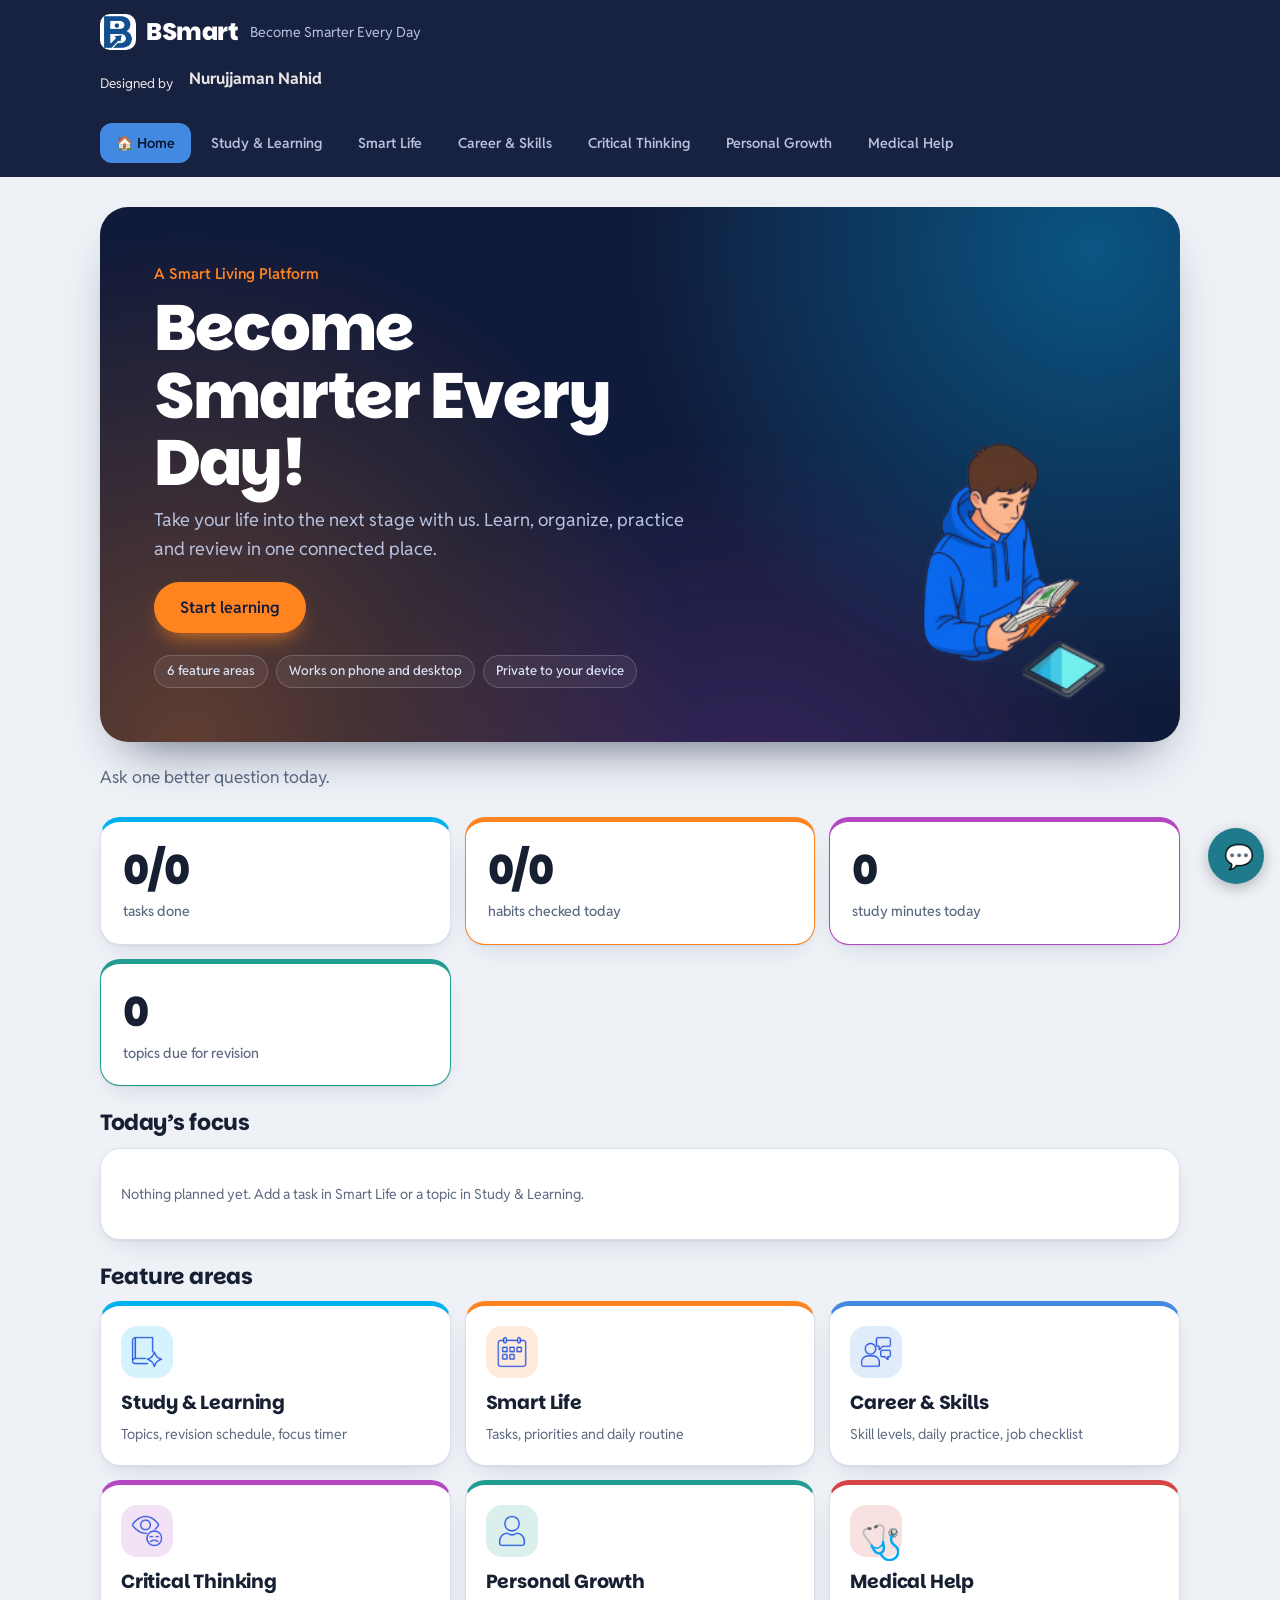
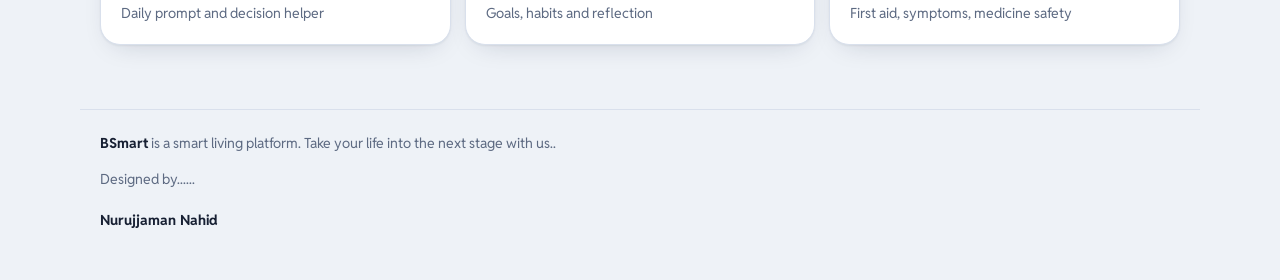
<file: index.html>
<!DOCTYPE html>
<html lang="en">
<head>
<meta charset="utf-8">
  
<meta name="viewport" content="width=device-width, initial-scale=1, viewport-fit=cover">
<title>BSmart – Become Smarter Every Day</title>
<link rel="preconnect" href="https://fonts.googleapis.com">
<link href="https://fonts.googleapis.com/css2?family=Parkinsans:wght@500;700;800&family=Reddit+Sans:wght@400;500;600&display=swap" rel="stylesheet">

  <link rel="stylesheet" href="style.css">
  <meta name="google-site-verification" content="2HEFLtyztXS9ESo9yyax14c5_uHidmyB2wciNt8INSc" />
</head>
<body>
<header><div class="bar"><a class="brand" href="#home" onclick="go('home');return false" aria-label="BSmart home"><h1><img class="lg" src="[data-uri]" alt="">BSmart</h1><span>Become Smarter Every Day </span></a><p style="color: rgb(233, 229, 229);"><sub>Designed by &nbsp;&nbsp;&nbsp;</sub> <b>Nurujjaman Nahid</b></p><nav id="nav"></nav></div></header>
<main id="app"></main>
<footer><b>BSmart</b> is a smart living platform. Take your life into the next stage with us..
<p>Designed by...... <h4><b>Nurujjaman Nahid</b></h4></p></footer>


<!-- BSmart AI চ্যাট উইজেট
     ব্যবহার: এই পুরো কোড আপনার index.html-এর   <script src="script.js"></script>
</body> ট্যাগের ঠিক আগে পেস্ট করুন।
     নিচের WORKER_URL-এ আপনার Cloudflare Worker-এর লিংক বসান। -->



<button id="bs-fab" aria-label="BSmart AI চ্যাট খুলুন" aria-expanded="false">💬</button>

<section id="bs-panel" role="dialog" aria-label="BSmart AI সহকারী">
  <div id="bs-head">BSmart সহকারী<small>প্রশ্ন করুন, আরও স্মার্ট হোন</small></div>
  <div id="bs-log" aria-live="polite"></div>
  <div id="bs-note">AI ভুল করতে পারে। ব্যক্তিগত তথ্য বা পাসওয়ার্ড লিখবেন না।</div>
  <div id="bs-form">
    <input id="bs-input" type="text" maxlength="500" placeholder="আপনার প্রশ্ন লিখুন" autocomplete="off" />
    <button id="bs-send" type="button">পাঠান</button>
  </div>
</section>


  <script src="script.js"></script>
</body>
</html>
</file>
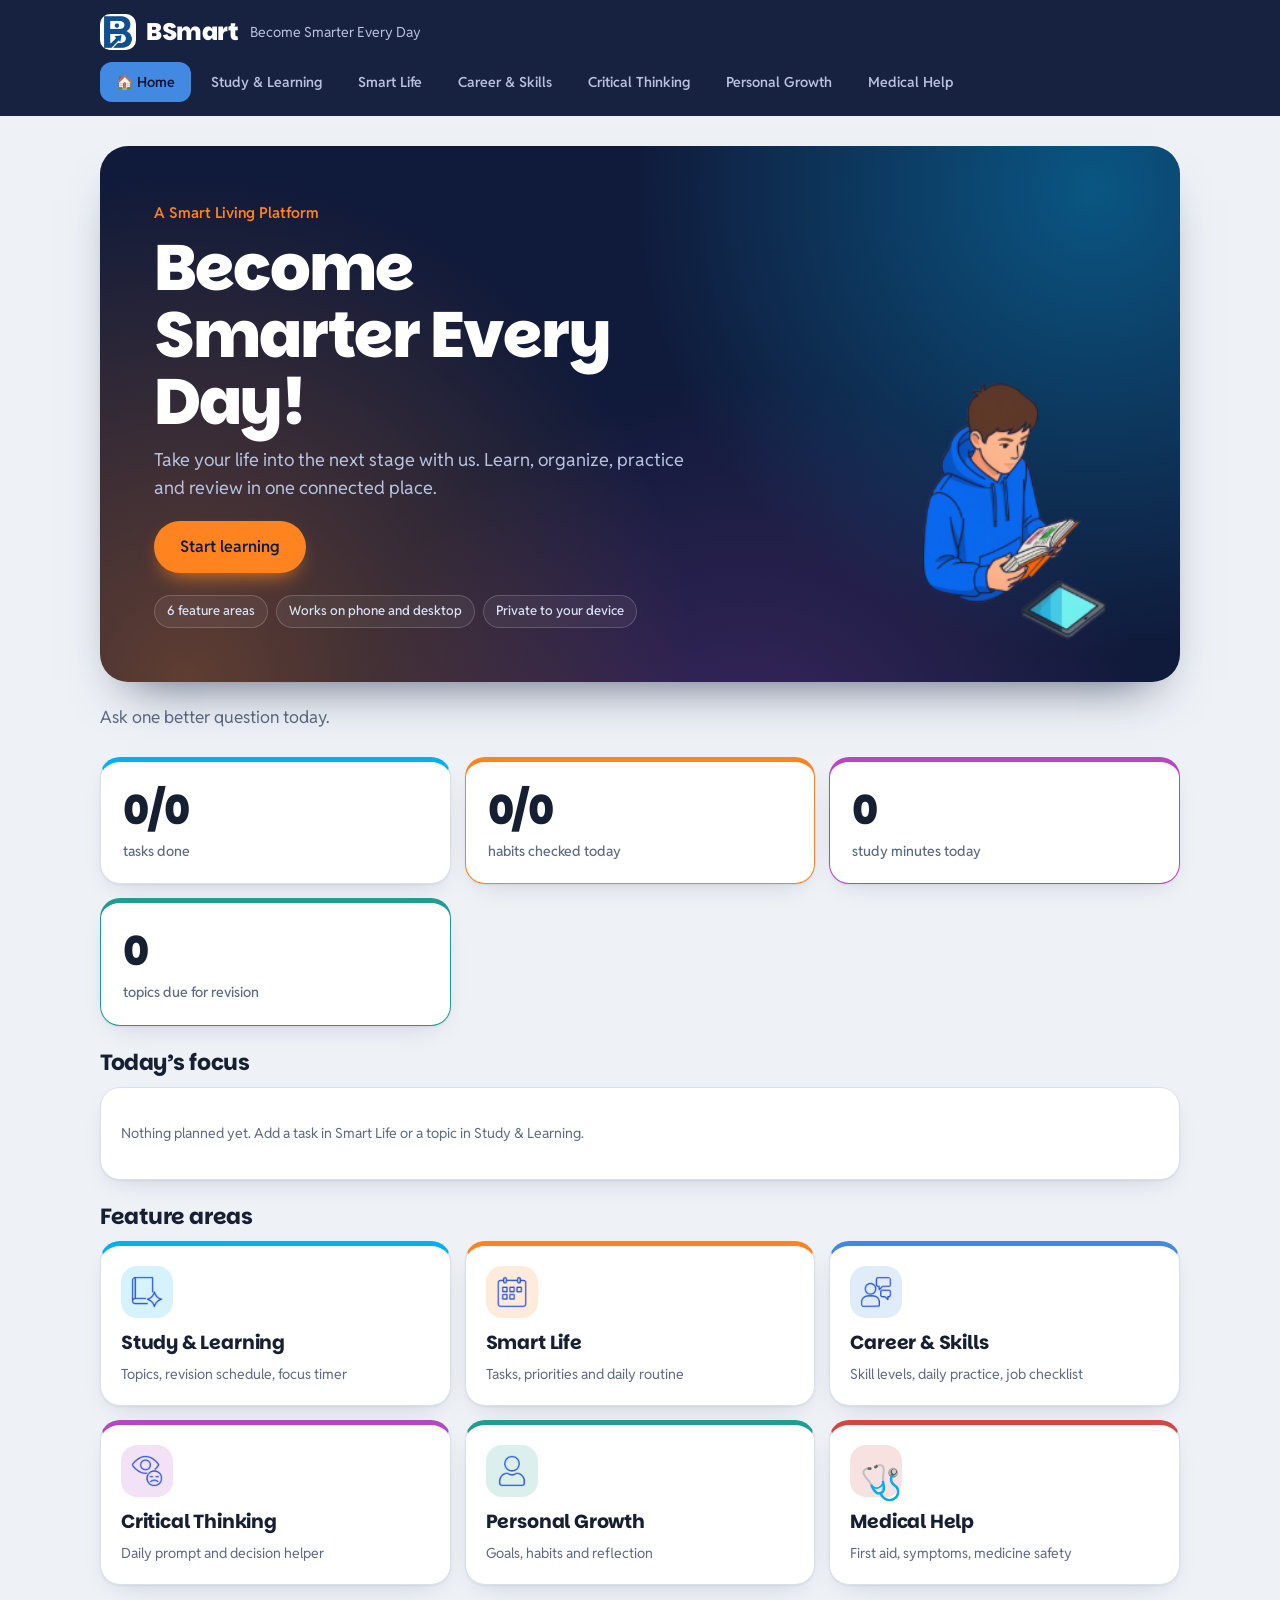
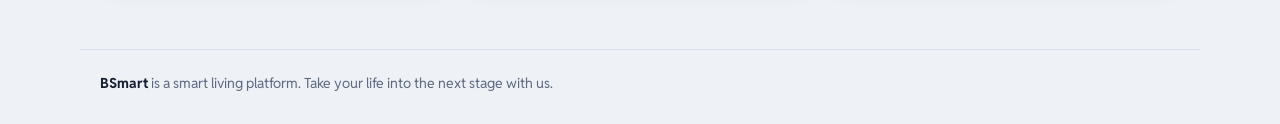
<file: index (1).html>
<!DOCTYPE html>
<html lang="en">
<head>
<meta charset="utf-8">
<meta name="viewport" content="width=device-width, initial-scale=1, viewport-fit=cover">
<title>BSmart – Become Smarter Every Day</title>
<link rel="preconnect" href="https://fonts.googleapis.com">
<link href="https://fonts.googleapis.com/css2?family=Parkinsans:wght@500;700;800&family=Reddit+Sans:wght@400;500;600&display=swap" rel="stylesheet">
<style>
:root{--bg:#eef2f7;--card:#fff;--ink:#172033;--mute:#5d6a82;--line:#d9e0ec;--pri:#2f5bea;--priInk:#fff;--soft:#e4ebff;--ok:#1f9d6b;--warn:#c77a00;--bad:#d64545;--badSoft:#fdeaea;color-scheme:light;box-sizing:border-box;padding-top:env(safe-area-inset-top,0px);padding-bottom:env(safe-area-inset-bottom,0px)}
@media (prefers-color-scheme:dark){:root:not([data-theme="light"]){--bg:#0f1524;--card:#18203a;--ink:#e8edf8;--mute:#9aa7c2;--line:#2a3558;--pri:#7c9bff;--priInk:#0f1524;--soft:#222d55;--ok:#4cc99a;--warn:#f0b04a;--bad:#ff8080;--badSoft:#3a2330;color-scheme:dark}}
:root[data-theme="dark"]{--bg:#0f1524;--card:#18203a;--ink:#e8edf8;--mute:#9aa7c2;--line:#2a3558;--pri:#7c9bff;--priInk:#0f1524;--soft:#222d55;--ok:#4cc99a;--warn:#f0b04a;--bad:#ff8080;--badSoft:#3a2330;color-scheme:dark}
*{box-sizing:border-box}html,body{margin:0}
body{background:var(--bg);color:var(--ink);font:16px/1.5 Figtree,system-ui,sans-serif}
h1,h2,h3{font-family:'Bricolage Grotesque',Figtree,sans-serif;margin:0;line-height:1.15}
header{position:sticky;top:0;z-index:5;background:var(--bg);border-bottom:1px solid var(--line)}
.bar{max-width:980px;margin:auto;padding:12px 16px 0}
.brand{display:flex;align-items:baseline;gap:10px}.brand h1{font-size:26px;font-weight:800}.brand span{color:var(--mute);font-size:14px}
nav{display:flex;gap:6px;overflow-x:auto;padding:10px 0 12px;scrollbar-width:none}
nav a{white-space:nowrap;text-decoration:none;color:var(--mute);padding:7px 13px;border-radius:99px;font-weight:600;font-size:14px;border:1px solid transparent}
nav a.on{background:var(--pri);color:var(--priInk)}
nav a.med.on{background:var(--bad);color:#fff}
main{max-width:980px;margin:auto;padding:20px 16px 60px}
.hero{font-size:clamp(26px,5vw,40px);font-weight:800;max-width:18ch}
.sub{color:var(--mute);margin:8px 0 20px;max-width:60ch}
.grid{display:grid;gap:14px;grid-template-columns:repeat(auto-fit,minmax(260px,1fr))}
.card{background:var(--card);border:1px solid var(--line);border-radius:14px;padding:16px}
.card h3{font-size:18px;margin-bottom:10px}
.stat b{display:block;font:800 30px 'Bricolage Grotesque',sans-serif}.stat small{color:var(--mute)}
.row{display:flex;align-items:center;gap:10px;padding:8px 0;border-top:1px solid var(--line)}
.row:first-of-type{border-top:0}.row .g{flex:1;min-width:0;overflow-wrap:anywhere}
.done .g{text-decoration:line-through;color:var(--mute)}
.add{display:flex;gap:8px;margin-top:10px;flex-wrap:wrap}
input,select,textarea{font:inherit;color:var(--ink);background:var(--bg);border:1px solid var(--line);border-radius:9px;padding:8px 10px;min-width:0}
input[type=text],textarea{flex:1;min-width:120px}textarea{width:100%;min-height:80px}
input[type=range]{padding:0;accent-color:var(--pri)}
button{font:inherit;font-weight:600;cursor:pointer;border:0;border-radius:9px;padding:8px 14px;background:var(--pri);color:var(--priInk)}
button.ghost{background:var(--soft);color:var(--ink)}button.x{background:none;color:var(--mute);padding:4px 8px}
:focus-visible{outline:3px solid var(--pri);outline-offset:2px}
.tag{font-size:12px;font-weight:600;border-radius:99px;padding:2px 9px;background:var(--soft)}
.tag.h{background:var(--badSoft);color:var(--bad)}.tag.ok{color:var(--ok)}.tag.w{color:var(--warn)}
.muted{color:var(--mute);font-size:14px}
.timer{font:800 56px 'Bricolage Grotesque',sans-serif;text-align:center;margin:6px 0}
.bar2{height:8px;border-radius:9px;background:var(--soft);overflow:hidden}.bar2>i{display:block;height:100%;background:var(--pri)}
.alert{background:var(--badSoft);border:1px solid var(--bad);border-radius:12px;padding:12px 14px;margin-bottom:16px}
.alert b{color:var(--bad)}
a.btn{display:inline-block;text-decoration:none;background:var(--bad);color:#fff;font-weight:600;padding:9px 14px;border-radius:9px;margin-top:8px}
ol,ul{margin:6px 0 0;padding-left:20px}li{margin:3px 0}
.click{cursor:pointer;text-align:left}.click:hover{border-color:var(--pri)}
@media (prefers-reduced-motion:no-preference){.bar2>i{transition:width .3s}}
body{font-family:'Reddit Sans',system-ui,sans-serif;--c-study:#00b0f0;--c-life:#ff8420;--c-career:#4289e1;--c-think:#b548c0;--c-growth:#209c91;--c-medical:#d64545}
h1,h2,h3,.timer,.stat b{font-family:Parkinsans,'Reddit Sans',sans-serif}
body[data-v=home],body[data-v=career]{--pri:#4289e1;--priInk:#0b1330}
body[data-v=study]{--pri:#00b0f0;--priInk:#0b1330}
body[data-v=life]{--pri:#ff8420;--priInk:#0b1330}
body[data-v=think]{--pri:#b548c0;--priInk:#fff}
body[data-v=growth]{--pri:#209c91;--priInk:#0b1330}
body[data-v=medical]{--pri:#d64545;--priInk:#fff}
header{background:#101a3a;border-bottom:0}
.brand h1{color:#fff}.brand h1::before{content:"";display:inline-block;width:12px;height:12px;border-radius:50%;background:#ff8420;margin-right:8px}.brand span{color:#b8c2df}
header nav a{color:#b8c2df}header nav a.on{color:var(--priInk)}header nav a.med.on{color:#fff}
.card{border-radius:18px}
.banner{position:relative;overflow:hidden;border-radius:22px;padding:34px 26px;margin-bottom:22px;color:#fff;background:radial-gradient(circle at 92% 8%,#00b0f066,transparent 42%),radial-gradient(circle at 8% 100%,#ff842055,transparent 45%),radial-gradient(circle at 60% 120%,#b548c044,transparent 45%),#101a3a}
.banner small{color:#ff8420;font-weight:600;font-size:15px}
.banner h2{font-size:clamp(32px,7vw,56px);font-weight:800;margin:8px 0 10px;max-width:14ch}
.banner p{color:#b8c2df;max-width:46ch;margin:0 0 18px}
.banner button{background:#ff8420;color:#101a3a;padding:11px 20px;border-radius:99px}
.hero{position:relative;padding-left:16px}.hero::before{content:"";position:absolute;left:0;top:4px;bottom:4px;width:6px;border-radius:9px;background:var(--pri)}
.stat{border-top:5px solid var(--c-study)}.stat:nth-child(2){border-color:var(--c-life)}.stat:nth-child(3){border-color:var(--c-think)}.stat:nth-child(4){border-color:var(--c-growth)}
.card.click{border-top:5px solid var(--cc,var(--pri));font:inherit;color:inherit;width:100%}
.card.click h3{color:var(--ink)}
.tag.w{background:#ff842022}
.banner img{position:absolute;right:20px;bottom:0;height:min(88%,270px)}
.banner>*:not(img){position:relative}
.ic{display:block;width:42px;height:42px;margin-bottom:10px}
@media(max-width:560px){.banner img{opacity:.22;right:0}}
:root{--sh:0 1px 2px rgba(16,26,58,.06),0 10px 28px -14px rgba(16,26,58,.22)}
body{line-height:1.6}
.bar,main,footer{max-width:1120px}.bar{padding:14px 20px 0}main{padding:30px 20px 64px}
header{background:rgba(16,26,58,.97);backdrop-filter:blur(10px);box-shadow:0 1px 0 rgba(255,255,255,.07)}
.brand{gap:12px;align-items:center}.brand h1{font-size:24px;letter-spacing:-.02em;display:flex;align-items:center;gap:10px}
.brand h1::before{content:"B";display:grid;place-items:center;width:34px;height:34px;margin:0;border-radius:10px;font-size:19px;color:#101a3a;background:linear-gradient(135deg,#00b0f0,#4289e1 55%,#ff8420)}
nav{gap:4px;padding:12px 0 14px}header nav a{padding:8px 15px;border-radius:12px;transition:background .15s,color .15s}header nav a:not(.on):hover{background:rgba(255,255,255,.09);color:#fff}
.card{border-radius:20px;padding:20px;box-shadow:var(--sh)}.card h3{font-size:19px;letter-spacing:-.01em}
.card.click{text-align:left;transition:transform .18s,box-shadow .18s}.card.click:hover{transform:translateY(-3px);box-shadow:0 16px 34px -14px rgba(16,26,58,.4)}.card.click .muted{display:block;line-height:1.5;margin-top:6px}
#app>h3{font-size:22px;letter-spacing:-.02em}
.hero{display:flex;align-items:center;gap:14px;padding-left:0;max-width:none;font-size:clamp(26px,4.4vw,38px);letter-spacing:-.025em}.hero::before{display:none}
.hi,.ic{flex:none;border-radius:16px;background:color-mix(in srgb,var(--cc,var(--pri)) 16%,var(--card))}.hi{width:54px;height:54px;padding:10px}.ic{width:52px;height:52px;padding:10px;margin-bottom:14px}
.sub{font-size:17px;margin:10px 0 26px;max-width:62ch}
.stat{padding:20px 22px}.stat b{font-size:40px;letter-spacing:-.03em}.stat small{font-size:14px;font-weight:500}
.banner{padding:clamp(28px,5vw,54px);border-radius:28px;box-shadow:0 26px 50px -28px rgba(16,26,58,.75)}
.banner h2{font-size:clamp(34px,6.4vw,64px);letter-spacing:-.03em;line-height:1.05;max-width:12ch}.banner p{font-size:18px}
.banner button{font-size:16px;padding:13px 26px;box-shadow:0 10px 22px -10px #ff8420}.banner img{height:min(92%,330px);right:4%}
.chips{display:flex;flex-wrap:wrap;gap:8px;margin-top:22px}.chips span{font-size:13px;font-weight:500;color:#dbe3f7;border:1px solid rgba(255,255,255,.18);background:rgba(255,255,255,.06);border-radius:99px;padding:5px 12px}
.row{padding:11px 0}
input,select,textarea{border-radius:11px;padding:10px 12px}input:focus,select:focus,textarea:focus{border-color:var(--pri);outline:3px solid color-mix(in srgb,var(--pri) 30%,transparent);outline-offset:0}
input[type=checkbox]{width:20px;height:20px;accent-color:var(--pri);flex:none}
button{border-radius:11px;padding:10px 16px;transition:filter .15s,transform .1s}button:hover{filter:brightness(1.08)}button:active{transform:translateY(1px)}
.tag{padding:3px 10px}
details{border:1px solid var(--line);border-radius:12px;padding:10px 14px;background:var(--bg)}details[open]{border-color:var(--pri)}summary{cursor:pointer}
.alert{border-radius:16px;border-left:6px solid var(--bad);padding:16px 18px}
footer{margin:0 auto;padding:22px 20px 30px;color:var(--mute);font-size:14px;border-top:1px solid var(--line)}footer b{color:var(--ink)}
a.brand{text-decoration:none;color:inherit}.back{margin-bottom:18px;padding:8px 14px}
.brand h1::before{display:none}.lg{width:36px;height:36px;border-radius:10px;display:block}
</style>
</head>
<body>
<header><div class="bar"><a class="brand" href="#home" onclick="go('home');return false" aria-label="BSmart home"><h1><img class="lg" src="[data-uri]" alt="">BSmart</h1><span>Become Smarter Every Day</span></a><nav id="nav"></nav></div></header>
<main id="app"></main>
<footer><b>BSmart</b> is a smart living platform. Take your life into the next stage with us.</footer>
<script>
var IMG={m:'[data-uri]',study:'[data-uri]',life:'[data-uri]',career:'[data-uri]',think:'[data-uri]',growth:'[data-uri]'};var K='bsmart1',S={tasks:[],topics:[],mins:{},habits:[],goals:[],skills:{},journal:[],dec:[],jobs:{},routine:[{n:'Plan the top 3 tasks',d:''},{n:'Drink water & stretch',d:''},{n:'30 minutes of focused study',d:''},{n:'Review the day',d:''}]};
try{Object.assign(S,JSON.parse(localStorage.getItem(K)||'{}'))}catch(e){}
function save(){try{localStorage.setItem(K,JSON.stringify(S))}catch(e){}}
function ds(d){d=d||new Date();return d.getFullYear()+'-'+String(d.getMonth()+1).padStart(2,'0')+'-'+String(d.getDate()).padStart(2,'0')}
var T=ds();
function esc(s){return String(s).replace(/[&<>"]/g,function(c){return{'&':'&amp;','<':'&lt;','>':'&gt;','"':'&quot;'}[c]})}
function v(id){var e=document.getElementById(id);var x=e?e.value.trim():'';if(e&&e.type!=='range')e.value='';return x}
function addDays(s,n){var d=new Date(s+'T00:00:00');d.setDate(d.getDate()+n);return ds(d)}
function streak(h){var n=0,d=h.days.indexOf(T)>-1?T:addDays(T,-1);while(h.days.indexOf(d)>-1){n++;d=addDays(d,-1)}return n}
function pct(n,t){return t?Math.round(n/t*100):0}
function bar(p){return '<div class="bar2"><i style="width:'+p+'%"></i></div>'}
function dayN(){return Math.floor(Date.now()/864e5)}
var INT=[1,3,7,14,30];
function due(t){return addDays(t.last,INT[Math.min(t.step,INT.length-1)])}
function dueList(){return S.topics.filter(function(t){return due(t)<=T})}

var TABS=[['home','🏠 Home'],['study','Study & Learning'],['life','Smart Life'],['career','Career & Skills'],['think','Critical Thinking'],['growth','Personal Growth'],['medical','Medical Help']];
var view=(location.hash||'#home').slice(1);if(!TABS.some(function(t){return t[0]===view}))view='home';
function go(x){view=x;location.hash=x;render();scrollTo(0,0)}
function render(){
 document.body.dataset.v=view;
 document.getElementById('nav').innerHTML=TABS.map(function(t){return '<a href="#'+t[0]+'" class="'+(t[0]===view?'on ':'')+(t[0]==='medical'?'med':'')+'" onclick="go(\''+t[0]+'\');return false">'+t[1]+'</a>'}).join('');
 document.getElementById('app').innerHTML=V[view]();
 if(view!=='home')document.getElementById('app').insertAdjacentHTML('afterbegin','<button class="ghost back" onclick="go(\'home\')">← Home</button>');
 var hh=document.querySelector('#app .hero');if(hh)hh.insertAdjacentHTML('afterbegin',IMG[view]?'<img class="hi" src="'+IMG[view]+'" alt="">':'<span class="hi" style="font-size:28px;text-align:center;padding:6px">🩺</span>');
}
window.addEventListener('hashchange',function(){var x=location.hash.slice(1);if(x!==view&&TABS.some(function(t){return t[0]===x})){view=x;render()}});
document.addEventListener('keydown',function(e){if(e.key==='Enter'&&e.target.dataset&&e.target.dataset.go){window[e.target.dataset.go]()}});

var QUOTES=['Small steps every day beat big plans never started.','What you track, you improve.','Consistency is a skill. Practise it.','Ask one better question today.'];
var PROMPTS=['What is one belief you hold that you have never tested?','Who benefits if this claim is true? Who loses?','What evidence would change your mind about your last big decision?','What is the strongest argument against your own opinion?','Which of today’s “facts” came from a source you cannot name?','What would you do differently if you knew nobody would judge you?','What assumption are you making that you could check in five minutes?'];
var SK=[['Writing','Write 100 words today about something you learned. Edit once.'],['Speaking','Explain one idea aloud in 60 seconds, as if to a friend.'],['Collaboration','Offer help to one teammate and ask for one piece of feedback.'],['Confidence','Do one small thing today that makes you slightly nervous.'],['Digital tools','Learn one shortcut or feature in a tool you use daily.']];
var JOB=['Update CV with latest projects','Write a short professional summary','Create or refresh LinkedIn profile','Collect 2–3 portfolio samples','Practise 5 common interview questions','Find 5 roles to apply for this week'];

var V={};
V.home=function(){
 var td=S.tasks.filter(function(t){return t.done}).length,hd=S.habits.filter(function(h){return h.days.indexOf(T)>-1}).length,dl=dueList(),pend=S.tasks.filter(function(t){return !t.done}).slice(0,3);
 return '<div class="banner"><small>A Smart Living Platform</small><h2>Become Smarter Every Day!</h2><p>Take your life into the next stage with us. Learn, organize, practice and review in one connected place.</p><button onclick="go(\'study\')">Start learning</button><div class="chips"><span>6 feature areas</span><span>Works on phone and desktop</span><span>Private to your device</span></div><img src="'+IMG.m+'" alt=""></div><p class="sub" style="margin-top:0">'+QUOTES[dayN()%QUOTES.length]+'</p>'+
 '<div class="grid"><div class="card stat"><b>'+td+'/'+S.tasks.length+'</b><small>tasks done</small></div><div class="card stat"><b>'+hd+'/'+S.habits.length+'</b><small>habits checked today</small></div><div class="card stat"><b>'+(S.mins[T]||0)+'</b><small>study minutes today</small></div><div class="card stat"><b>'+dl.length+'</b><small>topics due for revision</small></div></div>'+
 '<h3 style="margin:24px 0 12px">Today’s focus</h3><div class="card">'+(pend.length||dl.length?pend.map(function(t){return '<div class="row"><span class="g">'+esc(t.t)+'</span><span class="tag">task</span></div>'}).join('')+dl.slice(0,3).map(function(t){return '<div class="row"><span class="g">Revise: '+esc(t.t)+'</span><span class="tag w">revision</span></div>'}).join(''):'<p class="muted">Nothing planned yet. Add a task in Smart Life or a topic in Study & Learning.</p>')+'</div>'+
 '<h3 style="margin:24px 0 12px">Feature areas</h3><div class="grid">'+TABS.slice(1).map(function(t){var d={study:'Topics, revision schedule, focus timer',life:'Tasks, priorities and daily routine',career:'Skill levels, daily practice, job checklist',think:'Daily prompt and decision helper',growth:'Goals, habits and reflection',medical:'First aid, symptoms, medicine safety'}[t[0]];return '<button class="card click" style="--cc:var(--c-'+t[0]+')" onclick="go(\''+t[0]+'\')">'+(IMG[t[0]]?'<img class="ic" src="'+IMG[t[0]]+'" alt="">':'<span class="ic" style="font-size:34px">🩺</span>')+'<h3>'+t[1]+'</h3><span class="muted">'+d+'</span></button>'}).join('')+'</div>';
};
/* STUDY */
var tm=null,left=1500;
V.study=function(){
 var m=Math.floor(left/60),s=left%60;
 return '<h2 class="hero">Study & Learning</h2><p class="sub">Add what you are learning. BSmart reminds you to revise at 1, 3, 7, 14 and 30 days.</p><div class="grid">'+
 '<div class="card"><h3>Topics</h3>'+(S.topics.length?S.topics.map(function(t,i){var dd=due(t),isd=dd<=T;return '<div class="row"><span class="g">'+esc(t.t)+'<br><small class="muted">next revision '+(isd?'<b class="tag h">due now</b>':dd)+'</small></span>'+(isd?'<button class="ghost" onclick="rev('+i+')">Revised</button>':'')+'<button class="x" aria-label="Delete" onclick="delTopic('+i+')">✕</button></div>'}).join(''):'<p class="muted">No topics yet. Add the first one below.</p>')+'<div class="add"><input type="text" id="tp" placeholder="e.g. Photosynthesis" data-go="addTopic"><button onclick="addTopic()">Add topic</button></div></div>'+
 '<div class="card"><h3>Focus timer</h3><div class="timer" id="tmr">'+String(m).padStart(2,'0')+':'+String(s).padStart(2,'0')+'</div><div class="add" style="justify-content:center"><button onclick="tStart()">'+(tm?'Pause':'Start 25 min')+'</button><button class="ghost" onclick="tReset()">Reset</button></div><p class="muted" style="text-align:center">Studied today: <b>'+(S.mins[T]||0)+' min</b></p></div></div>';
};
function addTopic(){var t=v('tp');if(!t)return;S.topics.push({t:t,last:T,step:0});save();render()}
function rev(i){S.topics[i].last=T;S.topics[i].step++;save();render()}
function delTopic(i){S.topics.splice(i,1);save();render()}
function tStart(){if(tm){clearInterval(tm);tm=null;render();return}tm=setInterval(function(){left--;if(left<=0){clearInterval(tm);tm=null;left=1500;S.mins[T]=(S.mins[T]||0)+25;save();if(view==='study')render();alert('Session complete! +25 minutes logged.');return}var e=document.getElementById('tmr');if(e)e.textContent=String(Math.floor(left/60)).padStart(2,'0')+':'+String(left%60).padStart(2,'0')},1000);render()}
function tReset(){clearInterval(tm);tm=null;left=1500;render()}
/* LIFE */
V.life=function(){
 var ord={H:0,M:1,L:2},tk=S.tasks.map(function(t,i){return{t:t,i:i}}).sort(function(a,b){return a.t.done-b.t.done||ord[a.t.p]-ord[b.t.p]});
 return '<h2 class="hero">Smart Life & Productivity</h2><p class="sub">Decide what matters, then do it. Tasks with a time act as your daily reminder list.</p><div class="grid">'+
 '<div class="card"><h3>Tasks</h3>'+(tk.length?tk.map(function(o){var t=o.t;return '<div class="row '+(t.done?'done':'')+'"><input type="checkbox" '+(t.done?'checked':'')+' aria-label="Done" onchange="tog('+o.i+')"><span class="g">'+esc(t.t)+(t.time?' <small class="muted">⏰ '+esc(t.time)+'</small>':'')+'</span><span class="tag '+(t.p==='H'?'h':'')+'">'+{H:'High',M:'Medium',L:'Low'}[t.p]+'</span><button class="x" aria-label="Delete" onclick="delTask('+o.i+')">✕</button></div>'}).join(''):'<p class="muted">No tasks yet.</p>')+'<div class="add"><input type="text" id="tk" placeholder="New task" data-go="addTask"><select id="tpri"><option value="H">High</option><option value="M" selected>Medium</option><option value="L">Low</option></select><input type="time" id="ttm" aria-label="Time"><button onclick="addTask()">Add</button></div></div>'+
 '<div class="card"><h3>Daily routine</h3>'+S.routine.map(function(r,i){var d=r.d===T;return '<div class="row '+(d?'done':'')+'"><input type="checkbox" '+(d?'checked':'')+' aria-label="Done" onchange="rt('+i+')"><span class="g">'+esc(r.n)+'</span></div>'}).join('')+'<div class="add"><input type="text" id="rtn" placeholder="Add routine step" data-go="addRt"><button onclick="addRt()">Add</button></div><p class="muted">Routine resets every day.</p></div></div>';
};
function addTask(){var t=v('tk');if(!t)return;var p=document.getElementById('tpri').value,tt=document.getElementById('ttm').value;S.tasks.push({t:t,p:p,time:tt,done:false});save();render()}
function tog(i){S.tasks[i].done=!S.tasks[i].done;save();render()}
function delTask(i){S.tasks.splice(i,1);save();render()}
function rt(i){S.routine[i].d=S.routine[i].d===T?'':T;save();render()}
function addRt(){var t=v('rtn');if(!t)return;S.routine.push({n:t,d:''});save();render()}
/* CAREER */
V.career=function(){
 var k=SK[dayN()%SK.length];
 return '<h2 class="hero">Career, Digital & Communication Skills</h2><p class="sub">Rate yourself honestly, then practise the lowest skill first.</p><div class="grid">'+
 '<div class="card"><h3>Skill levels</h3>'+SK.map(function(s){var l=S.skills[s[0]]||0;return '<div style="margin:10px 0"><div class="row" style="border:0;padding:0"><span class="g">'+s[0]+'</span><b>'+l+'/5</b></div><input type="range" min="0" max="5" value="'+l+'" style="width:100%" aria-label="'+s[0]+' level" onchange="sk(\''+s[0]+'\',this.value)"></div>'}).join('')+'</div>'+
 '<div class="card"><h3>Today’s practice: '+k[0]+'</h3><p>'+k[1]+'</p><p class="muted">A new skill comes up each day.</p><h3 style="margin-top:18px">Job-ready checklist</h3>'+JOB.map(function(j,i){var d=S.jobs[i];return '<div class="row '+(d?'done':'')+'"><input type="checkbox" '+(d?'checked':'')+' aria-label="'+esc(j)+'" onchange="jb('+i+')"><span class="g">'+j+'</span></div>'}).join('')+bar(pct(Object.keys(S.jobs).filter(function(k){return S.jobs[k]}).length,JOB.length))+'</div></div>';
};
function sk(n,x){S.skills[n]=+x;save();render()}
function jb(i){S.jobs[i]=!S.jobs[i];save();render()}
/* THINK */
V.think=function(){
 var p=0,c=0;S.dec.forEach(function(d){d.s==='p'?p+=d.w:c+=d.w});
 var verdict=S.dec.length?(p>c?'Pros outweigh cons':p<c?'Cons outweigh pros':'Evenly balanced'):'Add pros and cons to compare';
 return '<h2 class="hero">Knowledge & Critical Thinking</h2><p class="sub">Stay curious, question claims, and weigh decisions with evidence.</p><div class="grid">'+
 '<div class="card"><h3>Question of the day</h3><p style="font-size:18px">'+PROMPTS[dayN()%PROMPTS.length]+'</p><h3 style="margin:16px 0 8px">Before you believe a claim</h3><ol><li>Who said it, and why?</li><li>What is the evidence?</li><li>What would prove it wrong?</li><li>Do other reliable sources agree?</li></ol></div>'+
 '<div class="card"><h3>Decision helper</h3><div class="add" style="margin:0 0 8px"><input type="text" id="dt" placeholder="A pro or a con" data-go="addDec"><select id="ds"><option value="p">Pro</option><option value="c">Con</option></select><select id="dw" aria-label="Weight"><option>1</option><option>2</option><option selected>3</option><option>4</option><option>5</option></select><button onclick="addDec()">Add</button></div><p class="muted">Weight 1 = minor, 5 = critical.</p>'+S.dec.map(function(d,i){return '<div class="row"><span class="tag '+(d.s==='p'?'ok':'h')+'">'+(d.s==='p'?'Pro':'Con')+' '+d.w+'</span><span class="g">'+esc(d.t)+'</span><button class="x" aria-label="Delete" onclick="delDec('+i+')">✕</button></div>'}).join('')+'<p><b>'+verdict+'</b> <span class="muted">(pros '+p+' · cons '+c+')</span></p>'+(S.dec.length?'<button class="ghost" onclick="S.dec=[];save();render()">Clear</button>':'')+'</div></div>';
};
function addDec(){var t=v('dt');if(!t)return;S.dec.push({t:t,s:document.getElementById('ds').value,w:+document.getElementById('dw').value});save();render()}
function delDec(i){S.dec.splice(i,1);save();render()}
/* GROWTH */
V.growth=function(){
 return '<h2 class="hero">Personal Growth</h2><p class="sub">Set goals, build habits, and reflect on how you are doing.</p><div class="grid">'+
 '<div class="card"><h3>Goals</h3>'+(S.goals.length?S.goals.map(function(g,i){return '<div style="margin:10px 0"><div class="row" style="border:0;padding:0"><span class="g">'+esc(g.t)+'</span><b>'+g.p+'%</b><button class="x" aria-label="Delete" onclick="S.goals.splice('+i+',1);save();render()">✕</button></div><input type="range" min="0" max="100" step="5" value="'+g.p+'" style="width:100%" aria-label="Progress" onchange="gp('+i+',this.value)"></div>'}).join(''):'<p class="muted">No goals yet. What do you want to reach?</p>')+'<div class="add"><input type="text" id="gl" placeholder="e.g. Finish IELTS prep" data-go="addGoal"><button onclick="addGoal()">Add goal</button></div></div>'+
 '<div class="card"><h3>Habits</h3>'+(S.habits.length?S.habits.map(function(h,i){var d=h.days.indexOf(T)>-1;return '<div class="row '+(d?'done':'')+'"><input type="checkbox" '+(d?'checked':'')+' aria-label="Done today" onchange="hb('+i+')"><span class="g">'+esc(h.n)+'</span><span class="tag w">'+streak(h)+' day streak</span><button class="x" aria-label="Delete" onclick="S.habits.splice('+i+',1);save();render()">✕</button></div>'}).join(''):'<p class="muted">No habits yet.</p>')+'<div class="add"><input type="text" id="hn" placeholder="e.g. Read 10 pages" data-go="addHab"><button onclick="addHab()">Add habit</button></div></div>'+
 '<div class="card" style="grid-column:1/-1"><h3>Reflection</h3><textarea id="jr" placeholder="How was today? What went well? What will you change tomorrow?"></textarea><div class="add"><select id="jm" aria-label="Mood"><option>😊 Good</option><option>😐 Okay</option><option>😔 Low</option></select><button onclick="addJ()">Save entry</button></div>'+S.journal.slice().reverse().slice(0,5).map(function(j){return '<div class="row"><span class="g"><small class="muted">'+j.d+' · '+j.m+'</small><br>'+esc(j.t)+'</span></div>'}).join('')+'</div></div>';
};
function addGoal(){var t=v('gl');if(!t)return;S.goals.push({t:t,p:0});save();render()}
function gp(i,x){S.goals[i].p=+x;save();render()}
function addHab(){var t=v('hn');if(!t)return;S.habits.push({n:t,days:[]});save();render()}
function hb(i){var h=S.habits[i],k=h.days.indexOf(T);k>-1?h.days.splice(k,1):h.days.push(T);save();render()}
function addJ(){var t=v('jr');if(!t)return;S.journal.push({d:T,m:document.getElementById('jm').value,t:t});save();render()}
/* MEDICAL */
var FA=[['Severe bleeding',['Press firmly on the wound with a clean cloth.','Keep pressing. Add more cloth on top if it soaks through.','Raise the injured limb if you can.','Get emergency help for heavy bleeding.']],['Burns',['Cool the burn under running cool water for about 20 minutes.','Remove rings or tight items near the burn.','Cover loosely with a clean non-fluffy cloth.','No ice, butter or toothpaste. Get help for large burns, or burns on the face or hands.']],['Choking (adult, conscious)',['Encourage them to keep coughing.','If they cannot cough or breathe: give 5 firm back blows between the shoulder blades.','Then 5 abdominal thrusts. Alternate until clear.','If they collapse, call for help and start CPR.']],['CPR (adult, not breathing)',['Call 999 or ask someone to call.','Push hard and fast in the centre of the chest, about 100–120 per minute.','Let the chest rise fully between pushes.','Continue until help arrives or the person recovers.']],['Fainting',['Lay the person flat and raise their legs.','Loosen tight clothing and give fresh air.','Do not give food or drink until fully awake.','Get help if they do not wake quickly.']]];
var SY=[['Emergency now',['Chest pain or pressure','Severe difficulty breathing','Face droop, arm weakness or slurred speech (possible stroke)','Seizure, confusion or unconsciousness','Heavy bleeding that will not stop']],['See a doctor soon',['Fever lasting more than 3 days','Vomiting or diarrhoea with signs of dehydration','Pain that is getting worse','Symptoms in infants, older people or pregnancy']],['Often manageable at home',['Mild cold or sore throat: rest and fluids','Mild diarrhoea: oral rehydration solution (ORS)','Minor cuts: wash and cover','Mild headache: rest and water']]];
var MS=['Read the label and check the expiry date.','Never exceed the dose on the label or from your doctor.','Do not take antibiotics without a prescription.','Tell the doctor or pharmacist about allergies and other medicines.','Keep all medicines out of children’s reach.','Do not share prescription medicines.'];
V.medical=function(){
 return '<h2 class="hero">Primary Medical Help</h2><p class="sub">Quick guidance for first aid, early symptoms and medicine safety.</p><div class="alert"><b>In an emergency call 999 (Bangladesh).</b> This page is general guidance only. It does not replace a doctor.<br><a class="btn" href="https://www.google.com/maps/search/hospitals+near+me" target="_blank" rel="noopener">Find nearby hospitals</a></div><div class="grid">'+
 '<div class="card"><h3>First aid</h3>'+FA.map(function(f){return '<details style="margin:8px 0"><summary><b>'+f[0]+'</b></summary><ol>'+f[1].map(function(s){return '<li>'+s+'</li>'}).join('')+'</ol></details>'}).join('')+'</div>'+
 '<div class="card"><h3>Symptom guide</h3>'+SY.map(function(s,i){return '<p style="margin:10px 0 0"><span class="tag '+(i===0?'h':i===1?'w':'ok')+'">'+s[0]+'</span></p><ul>'+s[1].map(function(x){return '<li>'+x+'</li>'}).join('')+'</ul>'}).join('')+'</div>'+
 '<div class="card"><h3>Medicine safety</h3><ul>'+MS.map(function(x){return '<li>'+x+'</li>'}).join('')+'</ul></div></div>';
};
render();
</script>
</body>
</html>
</file>
<file: style.css>
:root{--bg:#eef2f7;--card:#fff;--ink:#172033;--mute:#5d6a82;--line:#d9e0ec;--pri:#2f5bea;--priInk:#fff;--soft:#e4ebff;--ok:#1f9d6b;--warn:#c77a00;--bad:#d64545;--badSoft:#fdeaea;color-scheme:light;box-sizing:border-box;padding-top:env(safe-area-inset-top,0px);padding-bottom:env(safe-area-inset-bottom,0px)}
@media (prefers-color-scheme:dark){:root:not([data-theme="light"]){--bg:#0f1524;--card:#18203a;--ink:#e8edf8;--mute:#9aa7c2;--line:#2a3558;--pri:#7c9bff;--priInk:#0f1524;--soft:#222d55;--ok:#4cc99a;--warn:#f0b04a;--bad:#ff8080;--badSoft:#3a2330;color-scheme:dark}}
:root[data-theme="dark"]{--bg:#0f1524;--card:#18203a;--ink:#e8edf8;--mute:#9aa7c2;--line:#2a3558;--pri:#7c9bff;--priInk:#0f1524;--soft:#222d55;--ok:#4cc99a;--warn:#f0b04a;--bad:#ff8080;--badSoft:#3a2330;color-scheme:dark}
*{box-sizing:border-box}html,body{margin:0}
body{background:var(--bg);color:var(--ink);font:16px/1.5 Figtree,system-ui,sans-serif}
h1,h2,h3{font-family:'Bricolage Grotesque',Figtree,sans-serif;margin:0;line-height:1.15}
header{position:sticky;top:0;z-index:5;background:var(--bg);border-bottom:1px solid var(--line)}
.bar{max-width:980px;margin:auto;padding:12px 16px 0}
.brand{display:flex;align-items:baseline;gap:10px}.brand h1{font-size:26px;font-weight:800}.brand span{color:var(--mute);font-size:14px}
nav{display:flex;gap:6px;overflow-x:auto;padding:10px 0 12px;scrollbar-width:none}
nav a{white-space:nowrap;text-decoration:none;color:var(--mute);padding:7px 13px;border-radius:99px;font-weight:600;font-size:14px;border:1px solid transparent}
nav a.on{background:var(--pri);color:var(--priInk)}
nav a.med.on{background:var(--bad);color:#fff}
main{max-width:980px;margin:auto;padding:20px 16px 60px}
.hero{font-size:clamp(26px,5vw,40px);font-weight:800;max-width:18ch}
.sub{color:var(--mute);margin:8px 0 20px;max-width:60ch}
.grid{display:grid;gap:14px;grid-template-columns:repeat(auto-fit,minmax(260px,1fr))}
.card{background:var(--card);border:1px solid var(--line);border-radius:14px;padding:16px}
.card h3{font-size:18px;margin-bottom:10px}
.stat b{display:block;font:800 30px 'Bricolage Grotesque',sans-serif}.stat small{color:var(--mute)}
.row{display:flex;align-items:center;gap:10px;padding:8px 0;border-top:1px solid var(--line)}
.row:first-of-type{border-top:0}.row .g{flex:1;min-width:0;overflow-wrap:anywhere}
.done .g{text-decoration:line-through;color:var(--mute)}
.add{display:flex;gap:8px;margin-top:10px;flex-wrap:wrap}
input,select,textarea{font:inherit;color:var(--ink);background:var(--bg);border:1px solid var(--line);border-radius:9px;padding:8px 10px;min-width:0}
input[type=text],textarea{flex:1;min-width:120px}textarea{width:100%;min-height:80px}
input[type=range]{padding:0;accent-color:var(--pri)}
button{font:inherit;font-weight:600;cursor:pointer;border:0;border-radius:9px;padding:8px 14px;background:var(--pri);color:var(--priInk)}
button.ghost{background:var(--soft);color:var(--ink)}button.x{background:none;color:var(--mute);padding:4px 8px}
:focus-visible{outline:3px solid var(--pri);outline-offset:2px}
.tag{font-size:12px;font-weight:600;border-radius:99px;padding:2px 9px;background:var(--soft)}
.tag.h{background:var(--badSoft);color:var(--bad)}.tag.ok{color:var(--ok)}.tag.w{color:var(--warn)}
.muted{color:var(--mute);font-size:14px}
.timer{font:800 56px 'Bricolage Grotesque',sans-serif;text-align:center;margin:6px 0}
.bar2{height:8px;border-radius:9px;background:var(--soft);overflow:hidden}.bar2>i{display:block;height:100%;background:var(--pri)}
.alert{background:var(--badSoft);border:1px solid var(--bad);border-radius:12px;padding:12px 14px;margin-bottom:16px}
.alert b{color:var(--bad)}
a.btn{display:inline-block;text-decoration:none;background:var(--bad);color:#fff;font-weight:600;padding:9px 14px;border-radius:9px;margin-top:8px}
ol,ul{margin:6px 0 0;padding-left:20px}li{margin:3px 0}
.click{cursor:pointer;text-align:left}.click:hover{border-color:var(--pri)}
@media (prefers-reduced-motion:no-preference){.bar2>i{transition:width .3s}}
body{font-family:'Reddit Sans',system-ui,sans-serif;--c-study:#00b0f0;--c-life:#ff8420;--c-career:#4289e1;--c-think:#b548c0;--c-growth:#209c91;--c-medical:#d64545}
h1,h2,h3,.timer,.stat b{font-family:Parkinsans,'Reddit Sans',sans-serif}
body[data-v=home],body[data-v=career]{--pri:#4289e1;--priInk:#0b1330}
body[data-v=study]{--pri:#00b0f0;--priInk:#0b1330}
body[data-v=life]{--pri:#ff8420;--priInk:#0b1330}
body[data-v=think]{--pri:#b548c0;--priInk:#fff}
body[data-v=growth]{--pri:#209c91;--priInk:#0b1330}
body[data-v=medical]{--pri:#d64545;--priInk:#fff}
header{background:#101a3a;border-bottom:0}
.brand h1{color:#fff}.brand h1::before{content:"";display:inline-block;width:12px;height:12px;border-radius:50%;background:#ff8420;margin-right:8px}.brand span{color:#b8c2df}
header nav a{color:#b8c2df}header nav a.on{color:var(--priInk)}header nav a.med.on{color:#fff}
.card{border-radius:18px}
.banner{position:relative;overflow:hidden;border-radius:22px;padding:34px 26px;margin-bottom:22px;color:#fff;background:radial-gradient(circle at 92% 8%,#00b0f066,transparent 42%),radial-gradient(circle at 8% 100%,#ff842055,transparent 45%),radial-gradient(circle at 60% 120%,#b548c044,transparent 45%),#101a3a}
.banner small{color:#ff8420;font-weight:600;font-size:15px}
.banner h2{font-size:clamp(32px,7vw,56px);font-weight:800;margin:8px 0 10px;max-width:14ch}
.banner p{color:#b8c2df;max-width:46ch;margin:0 0 18px}
.banner button{background:#ff8420;color:#101a3a;padding:11px 20px;border-radius:99px}
.hero{position:relative;padding-left:16px}.hero::before{content:"";position:absolute;left:0;top:4px;bottom:4px;width:6px;border-radius:9px;background:var(--pri)}
.stat{border-top:5px solid var(--c-study)}.stat:nth-child(2){border-color:var(--c-life)}.stat:nth-child(3){border-color:var(--c-think)}.stat:nth-child(4){border-color:var(--c-growth)}
.card.click{border-top:5px solid var(--cc,var(--pri));font:inherit;color:inherit;width:100%}
.card.click h3{color:var(--ink)}
.tag.w{background:#ff842022}
.banner img{position:absolute;right:20px;bottom:0;height:min(88%,270px)}
.banner>*:not(img){position:relative}
.ic{display:block;width:42px;height:42px;margin-bottom:10px}
@media(max-width:560px){.banner img{opacity:.22;right:0}}
:root{--sh:0 1px 2px rgba(16,26,58,.06),0 10px 28px -14px rgba(16,26,58,.22)}
body{line-height:1.6}
.bar,main,footer{max-width:1120px}.bar{padding:14px 20px 0}main{padding:30px 20px 64px}
header{background:rgba(16,26,58,.97);backdrop-filter:blur(10px);box-shadow:0 1px 0 rgba(255,255,255,.07)}
.brand{gap:12px;align-items:center}.brand h1{font-size:24px;letter-spacing:-.02em;display:flex;align-items:center;gap:10px}
.brand h1::before{content:"B";display:grid;place-items:center;width:34px;height:34px;margin:0;border-radius:10px;font-size:19px;color:#101a3a;background:linear-gradient(135deg,#00b0f0,#4289e1 55%,#ff8420)}
nav{gap:4px;padding:12px 0 14px}header nav a{padding:8px 15px;border-radius:12px;transition:background .15s,color .15s}header nav a:not(.on):hover{background:rgba(255,255,255,.09);color:#fff}
.card{border-radius:20px;padding:20px;box-shadow:var(--sh)}.card h3{font-size:19px;letter-spacing:-.01em}
.card.click{text-align:left;transition:transform .18s,box-shadow .18s}.card.click:hover{transform:translateY(-3px);box-shadow:0 16px 34px -14px rgba(16,26,58,.4)}.card.click .muted{display:block;line-height:1.5;margin-top:6px}
#app>h3{font-size:22px;letter-spacing:-.02em}
.hero{display:flex;align-items:center;gap:14px;padding-left:0;max-width:none;font-size:clamp(26px,4.4vw,38px);letter-spacing:-.025em}.hero::before{display:none}
.hi,.ic{flex:none;border-radius:16px;background:color-mix(in srgb,var(--cc,var(--pri)) 16%,var(--card))}.hi{width:54px;height:54px;padding:10px}.ic{width:52px;height:52px;padding:10px;margin-bottom:14px}
.sub{font-size:17px;margin:10px 0 26px;max-width:62ch}
.stat{padding:20px 22px}.stat b{font-size:40px;letter-spacing:-.03em}.stat small{font-size:14px;font-weight:500}
.banner{padding:clamp(28px,5vw,54px);border-radius:28px;box-shadow:0 26px 50px -28px rgba(16,26,58,.75)}
.banner h2{font-size:clamp(34px,6.4vw,64px);letter-spacing:-.03em;line-height:1.05;max-width:12ch}.banner p{font-size:18px}
.banner button{font-size:16px;padding:13px 26px;box-shadow:0 10px 22px -10px #ff8420}.banner img{height:min(92%,330px);right:4%}
.chips{display:flex;flex-wrap:wrap;gap:8px;margin-top:22px}.chips span{font-size:13px;font-weight:500;color:#dbe3f7;border:1px solid rgba(255,255,255,.18);background:rgba(255,255,255,.06);border-radius:99px;padding:5px 12px}
.row{padding:11px 0}
input,select,textarea{border-radius:11px;padding:10px 12px}input:focus,select:focus,textarea:focus{border-color:var(--pri);outline:3px solid color-mix(in srgb,var(--pri) 30%,transparent);outline-offset:0}
input[type=checkbox]{width:20px;height:20px;accent-color:var(--pri);flex:none}
button{border-radius:11px;padding:10px 16px;transition:filter .15s,transform .1s}button:hover{filter:brightness(1.08)}button:active{transform:translateY(1px)}
.tag{padding:3px 10px}
details{border:1px solid var(--line);border-radius:12px;padding:10px 14px;background:var(--bg)}details[open]{border-color:var(--pri)}summary{cursor:pointer}
.alert{border-radius:16px;border-left:6px solid var(--bad);padding:16px 18px}
footer{margin:0 auto;padding:22px 20px 30px;color:var(--mute);font-size:14px;border-top:1px solid var(--line)}footer b{color:var(--ink)}
a.brand{text-decoration:none;color:inherit}.back{margin-bottom:18px;padding:8px 14px}
.brand h1::before{display:none}.lg{width:36px;height:36px;border-radius:10px;display:block}


/* ===== BSmart AI Chat Widget CSS ===== */


  :root {
    --bs-ink: #14213d;
    --bs-accent: #1f7a8c;
    --bs-bg: #ffffff;
    --bs-soft: #eef3f6;
    --bs-text: #1b1f27;
  }
  @media (prefers-color-scheme: dark) {
    :root { --bs-bg: #182030; --bs-soft: #232d42; --bs-text: #eef1f6; --bs-accent: #4fb3c4; }
  }
  #bs-fab {
    position: fixed; right: 16px; bottom: 16px; z-index: 9998;
    width: 56px; height: 56px; border: 0; border-radius: 50%;
    background: var(--bs-accent); color: #fff; font-size: 24px; cursor: pointer;
    box-shadow: 0 4px 14px rgba(0,0,0,.25);
  }
  #bs-fab:focus-visible, #bs-send:focus-visible, #bs-input:focus-visible { outline: 3px solid #f2b705; outline-offset: 2px; }
  #bs-panel {
    position: fixed; right: 16px; bottom: 84px; z-index: 9999;
    width: min(380px, calc(100vw - 32px)); height: min(520px, calc(100vh - 110px));
    display: none; flex-direction: column; overflow: hidden;
    background: var(--bs-bg); color: var(--bs-text);
    border-radius: 14px; box-shadow: 0 10px 34px rgba(0,0,0,.3);
    font-family: system-ui, -apple-system, "Segoe UI", "Noto Sans Bengali", sans-serif;
  }
  #bs-panel.open { display: flex; }
  #bs-head { background: var(--bs-ink); color: #fff; padding: 12px 16px; font-weight: 600; }
  #bs-head small { display: block; font-weight: 400; opacity: .75; font-size: 12px; margin-top: 2px; }
  #bs-log { flex: 1; overflow-y: auto; padding: 12px; display: flex; flex-direction: column; gap: 8px; }
  .bs-msg { max-width: 85%; padding: 9px 12px; border-radius: 12px; line-height: 1.5; font-size: 15px; white-space: pre-wrap; word-wrap: break-word; }
  .bs-me { align-self: flex-end; background: var(--bs-accent); color: #fff; border-bottom-right-radius: 4px; }
  .bs-ai { align-self: flex-start; background: var(--bs-soft); border-bottom-left-radius: 4px; }
  .bs-err { align-self: flex-start; background: #fde8e8; color: #8a1c1c; }
  #bs-form { display: flex; gap: 8px; padding: 10px; border-top: 1px solid var(--bs-soft); }
  #bs-input { flex: 1; padding: 10px 12px; border-radius: 10px; border: 1px solid #b9c4cc; background: var(--bs-bg); color: var(--bs-text); font-size: 16px; }
  #bs-send { padding: 0 16px; border: 0; border-radius: 10px; background: var(--bs-ink); color: #fff; font-weight: 600; cursor: pointer; }
  #bs-send:disabled { opacity: .5; cursor: not-allowed; }
  #bs-note { font-size: 11px; opacity: .65; padding: 0 12px 8px; }
</file>
